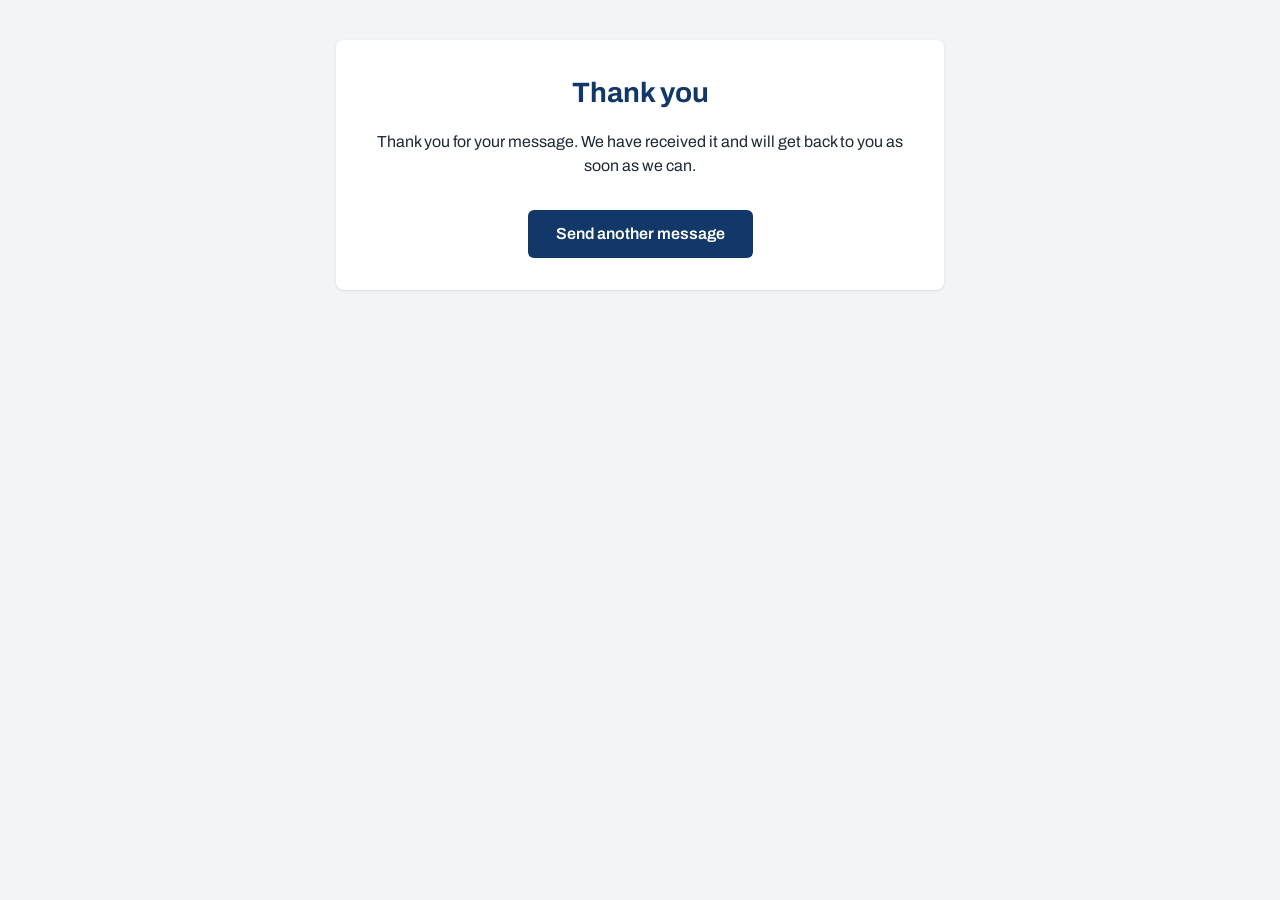
<file: contact-form/confirmation.html>
<!--
  ==========================================================================
  confirmation.html : the "thank you" page

  This page is shown after contact.html has checked the form and found
  every field valid. script.js redirects the browser here. It only displays
  a message and a link back to the form. It does not check or store anything.

  Styling comes from style.css, the same file used by contact.html.
  ==========================================================================
-->
<!DOCTYPE html>
<!-- lang="en" tells browsers and screen readers that the page is in English. -->
<html lang="en">
<head>
  <!-- The character set. UTF-8 lets the page show letters such as accents correctly. -->
  <meta charset="UTF-8">

  <!-- Makes the page scale to the width of a phone or tablet screen. -->
  <meta name="viewport" content="width=device-width, initial-scale=1.0">

  <!-- The text shown in the browser tab. -->
  <title>Thank You</title>

  <!-- Same font loading as contact.html. -->
  <link rel="preconnect" href="https://fonts.googleapis.com">
  <link rel="preconnect" href="https://fonts.gstatic.com" crossorigin>
  <link href="https://fonts.googleapis.com/css2?family=Archivo:wght@400;600;700&display=swap" rel="stylesheet">

  <!-- The shared stylesheet. -->
  <link rel="stylesheet" href="style.css">
</head>
<body>

  <!-- Same centred content width as the form page. -->
  <main class="container">

    <!-- The white card. The "confirmation" class centres the text inside it. -->
    <section class="form-card confirmation">

      <h1>Thank you</h1>

      <p>Thank you for your message. We have received it and will get back to you as soon as we can.</p>

      <!-- A link styled as a button. href="contact.html" takes the user back to
           the form in the same folder. -->
      <a href="contact.html" class="btn btn-primary btn-inline">Send another message</a>

    </section>
  </main>
</body>
</html>
</file>
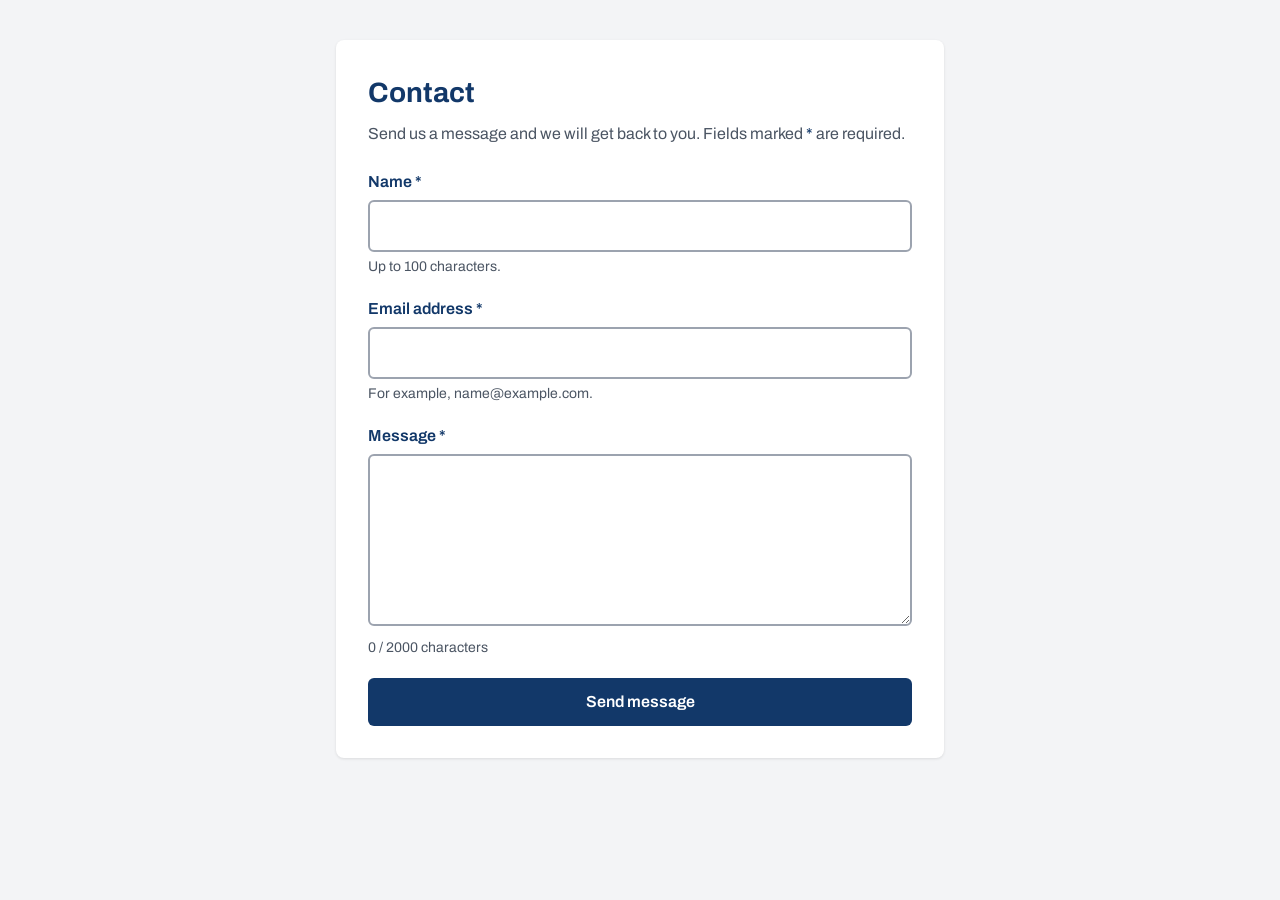
<file: contact-form/contact.html>
<!--
  ==========================================================================
  contact.html : the contact form page

  This is the page you open first in a browser. It shows a form with three
  fields (Name, Email address and Message) and a "Send message" button.

  How the pieces fit together:
  - This file holds the page structure (the HTML).
  - style.css controls how the page looks (colours, spacing, layout).
  - script.js checks what the user typed when they press the button, and
    sends them to confirmation.html if everything is valid.

  There is no server in this setup, so the message is not sent anywhere.
  ==========================================================================
-->
<!DOCTYPE html>
<!-- lang="en" tells browsers and screen readers that the page is in English. -->
<html lang="en">
<head>
  <!-- The character set. UTF-8 lets the page show letters such as accents correctly. -->
  <meta charset="UTF-8">

  <!-- Makes the page scale to the width of a phone or tablet screen. -->
  <meta name="viewport" content="width=device-width, initial-scale=1.0">

  <!-- The text shown in the browser tab. -->
  <title>Contact</title>

  <!-- Loads the Archivo font from Google Fonts. If it fails to load (for example,
       when offline), the browser uses Arial or Helvetica instead. -->
  <link rel="preconnect" href="https://fonts.googleapis.com">
  <link rel="preconnect" href="https://fonts.gstatic.com" crossorigin>
  <link href="https://fonts.googleapis.com/css2?family=Archivo:wght@400;600;700&display=swap" rel="stylesheet">

  <!-- Connects this page to style.css, which holds all the styling rules. -->
  <link rel="stylesheet" href="style.css">
</head>
<body>

  <!-- <main> marks the main content of the page. The container class keeps the
       content at a readable width and centres it. -->
  <main class="container">

    <!-- The white card that holds the form. -->
    <section class="form-card">

      <h1>Contact</h1>

      <!-- Short introduction. The asterisk (*) marks required fields. It is hidden
           from screen readers because aria-required on each input already tells them
           the field is required. -->
      <p class="intro">Send us a message and we will get back to you. Fields marked <span class="required" aria-hidden="true">*</span> are required.</p>

      <!-- The form. novalidate switches off the browser's own pop-up checks so that
           script.js can show our messages instead. The id lets script.js find it. -->
      <form id="contact-form" novalidate>

        <!-- ===== NAME FIELD ===== -->
        <div class="form-group">
          <!-- The label's "for" value matches the input's id, so clicking the label
               moves the cursor into the box and screen readers read the label aloud. -->
          <label for="name">Name <span class="required" aria-hidden="true">*</span></label>

          <!-- A single-line text box.
               autocomplete="name" lets the browser offer to fill in a saved name.
               aria-required="true" tells screen readers the field must be filled in.
               aria-describedby links the box to its hint and error text, so screen
               readers read those out when the box is selected. -->
          <input type="text" id="name" name="name" autocomplete="name"
                 aria-required="true" aria-describedby="name-hint name-error">

          <!-- Hint text shown under the box. -->
          <p class="hint" id="name-hint">Up to 100 characters.</p>

          <!-- Error message for the name. script.js fills this in when the name is
               wrong and leaves it empty when the name is fine. aria-live="polite"
               means screen readers announce the message when it appears. -->
          <p class="error-message" id="name-error" aria-live="polite"></p>
        </div>

        <!-- ===== EMAIL FIELD ===== -->
        <div class="form-group">
          <label for="email">Email address <span class="required" aria-hidden="true">*</span></label>

          <!-- type="email" makes phones show a keyboard with the @ key. The browser
               also does a basic format check, but script.js does the real checking. -->
          <input type="email" id="email" name="email" autocomplete="email"
                 aria-required="true" aria-describedby="email-hint email-error">

          <p class="hint" id="email-hint">For example, name@example.com.</p>

          <!-- Error message for the email address. -->
          <p class="error-message" id="email-error" aria-live="polite"></p>
        </div>

        <!-- ===== MESSAGE FIELD ===== -->
        <div class="form-group">
          <label for="message">Message <span class="required" aria-hidden="true">*</span></label>

          <!-- A multi-line text box. rows="6" sets its starting height in lines. -->
          <textarea id="message" name="message" rows="6"
                    aria-required="true" aria-describedby="message-hint message-error"></textarea>

          <!-- The character counter. script.js updates the text inside the span,
               for example "42 / 2000 characters". -->
          <p class="hint" id="message-hint"><span id="message-counter">0 / 2000 characters</span></p>

          <!-- Error message for the message box. -->
          <p class="error-message" id="message-error" aria-live="polite"></p>
        </div>

        <!-- The submit button. type="submit" makes it send the form, which fires the
             "submit" event that script.js listens for. -->
        <button type="submit" class="btn btn-primary">Send message</button>
      </form>

    </section>
  </main>

  <!-- Loads script.js. It sits at the bottom of the page so that all the elements
       above exist by the time the script runs. -->
  <script src="script.js"></script>
</body>
</html>
</file>
<file: contact-form/style.css>
/*
  ==========================================================================
  style.css : the look of the contact form

  Used by both contact.html and confirmation.html.

  The file is arranged in this order:
    1. Colour and font settings (:root)
    2. Base page settings (body, container, card)
    3. Headings and text
    4. Form fields, hints, errors and focus styles
    5. Buttons
    6. Confirmation page
    7. Small-screen (phone) adjustments

  Each rule is written as: selector { property: value; }
  - A selector such as .btn picks the elements with that class.
  - A property such as color sets how they look.
  - var(--navy) means "use the value stored in --navy" from section 1.
  ==========================================================================
*/

/* ---- 1. Colours and fonts ----
   :root is the top level of the page. Storing colours here means that if
   a colour changes, you only need to edit it in one place. */
:root {
  --navy: #123869;        /* Headings, labels and primary buttons */
  --teal: #0FAC8D;        /* Focus outlines and accents */
  --light-grey: #F3F4F6;  /* Page background */
  --white: #FFFFFF;       /* Form card and input backgrounds */
  --text: #1F2937;        /* Main body text */
  --muted: #4B5563;       /* Hints and introductory text */
  --border: #9CA3AF;      /* Normal input border */
  --error: #B42318;       /* Error messages and invalid input borders (not part of the brand palette) */
}

/* ---- 2. Base page settings ---- */

/* Apply box-sizing to every element. This makes width and padding add up
   predictably, so a box set to 100% wide does not spill over its container. */
* {
  box-sizing: border-box;
}

/* The whole page. */
body {
  margin: 0;                       /* Remove the browser's default outer gap */
  font-family: "Archivo", Arial, Helvetica, sans-serif; /* Use Archivo, else the fallbacks */
  font-size: 1rem;                 /* Base text size (1rem is usually 16px) */
  line-height: 1.5;                /* Space between lines of text */
  color: var(--text);
  background-color: var(--light-grey);
}

/* Centres the content and limits its width, so lines stay readable on wide screens. */
.container {
  max-width: 640px;                /* Never wider than 640 pixels */
  margin: 0 auto;                  /* Equal space left and right centres it */
  padding: 40px 16px;              /* Space above/below, and a 16px gutter at the sides */
}

/* The white card that holds the form or the thank-you message. */
.form-card {
  background-color: var(--white);
  border-radius: 8px;              /* Rounded corners */
  padding: 32px;                   /* Space between the card edge and its contents */
  box-shadow: 0 1px 3px rgba(0, 0, 0, 0.1); /* A faint shadow so the card stands out */
}

/* ---- 3. Headings and text ---- */

h1 {
  color: var(--navy);
  font-size: 1.75rem;
  margin: 0 0 8px;                 /* No space above, 8px below */
}

/* The introductory paragraph under the heading. */
.intro {
  color: var(--muted);
  margin: 0 0 24px;
}

/* The asterisk showing a required field. */
.required {
  color: var(--navy);
}

/* ---- 4. Form fields, hints, errors and focus styles ---- */

/* Wraps one label, input, hint and error message. Adds space between fields. */
.form-group {
  margin-bottom: 20px;
}

/* Field labels. display: block puts each label on its own line above its box. */
label {
  display: block;
  font-weight: 600;                /* Semi-bold */
  color: var(--navy);
  margin-bottom: 6px;
}

/* Text boxes and the message box. These rules apply to both. */
input,
textarea {
  width: 100%;                     /* Fill the width of the form card */
  padding: 12px;                   /* Space between the text and the border */
  font: inherit;                   /* Use the same font as the rest of the page */
  color: var(--text);
  background-color: var(--white);
  border: 2px solid var(--border);
  border-radius: 6px;
}

/* The message box can be dragged taller by the user, but not made narrower. */
textarea {
  resize: vertical;
  min-height: 140px;               /* Starting height */
}

/* Focus styles. The focus is where the keyboard cursor sits, so it is important
   that keyboard users can always see where they are. */
input:focus,
textarea:focus,
.btn:focus-visible {
  outline: 3px solid var(--teal);  /* A thick teal ring */
  outline-offset: 2px;             /* A small gap between the box and the ring */
}

/* When a box has focus, its border also turns teal. */
input:focus,
textarea:focus {
  border-color: var(--teal);
}

/* Added by script.js when a field fails validation. Overrides the normal border colour. */
input.invalid,
textarea.invalid {
  border-color: var(--error);
}

/* Small grey hint text under a field. */
.hint {
  font-size: 0.875rem;
  color: var(--muted);
  margin: 4px 0 0;
}

/* Red error text under a field. script.js fills this in when a field is wrong. */
.error-message {
  color: var(--error);
  font-size: 0.875rem;
  font-weight: 600;
  margin: 4px 0 0;
}

/* When an error box is empty (the field is fine), remove its spacing too. */
.error-message:empty {
  margin: 0;
}

/* Turns the character counter red when the message is too long. script.js adds this class. */
.over-limit {
  color: var(--error);
  font-weight: 600;
}

/* ---- 5. Buttons ---- */

/* Settings shared by every button and button-style link. */
.btn {
  display: inline-block;
  padding: 12px 28px;              /* Size of the button */
  font: inherit;
  font-weight: 600;
  text-align: center;
  text-decoration: none;           /* Removes the underline from links styled as buttons */
  border: none;
  border-radius: 6px;
  cursor: pointer;                 /* Shows a hand icon when the mouse is over it */
}

/* The main "Send message" button. Full width, navy background, white text. */
.btn-primary {
  display: block;
  width: 100%;
  background-color: var(--navy);
  color: var(--white);
  margin-top: 8px;
}

/* A slightly darker navy when the mouse hovers over the button. */
.btn-primary:hover {
  background-color: #0D2A52;
}

/* Overrides the full width, so the button sits at its natural size. */
.btn-inline {
  display: inline-block;
  width: auto;
}

/* ---- 6. Confirmation page ---- */

/* Centres the text inside the thank-you card. */
.confirmation {
  text-align: center;
}

/* Adds space above the "Send another message" link. */
.confirmation .btn-inline {
  margin-top: 16px;
}

/* ---- 7. Small screens (phones) ----
   This block applies only when the screen is 480 pixels wide or narrower.
   It reduces the padding and heading size so the content fits. */
@media (max-width: 480px) {
  .container {
    padding: 24px 16px;
  }

  .form-card {
    padding: 24px 20px;
  }

  h1 {
    font-size: 1.5rem;
  }
}
</file>
